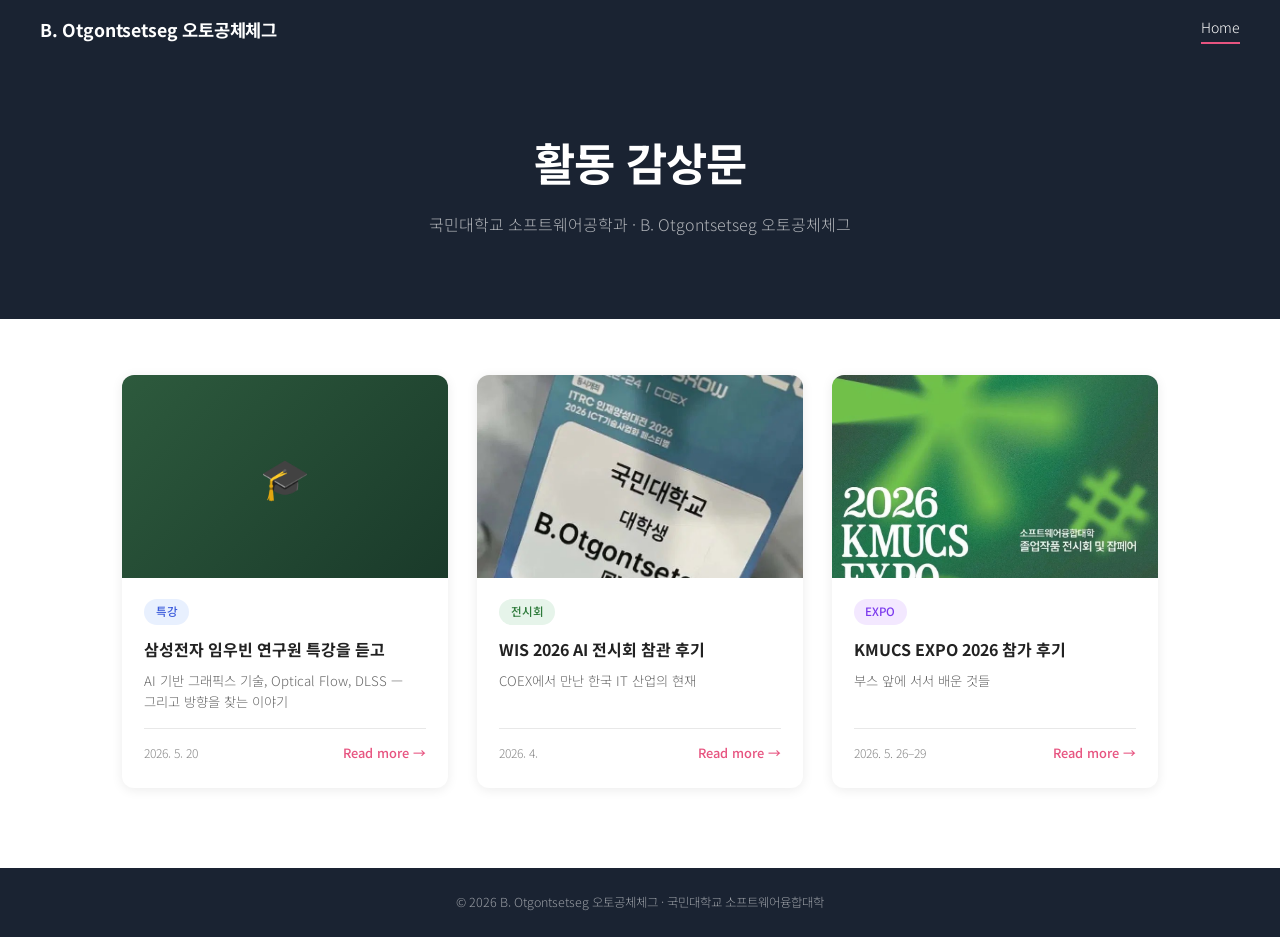
<file: index.html>
<!DOCTYPE html>
<html lang="ko">
<head>
<meta charset="UTF-8">
<meta name="viewport" content="width=device-width, initial-scale=1.0">
<title>B. Otgontsetseg 오토공체체그</title>
<link href="https://fonts.googleapis.com/css2?family=Noto+Sans+KR:wght@300;400;500;700&family=Source+Serif+4:wght@600&display=swap" rel="stylesheet">
<style>
* { margin: 0; padding: 0; box-sizing: border-box; }
:root {
  --navy: #1a2332;
  --pink: #e75480;
  --text: #222;
  --muted: #888;
  --border: #e8e8e8;
  --bg: #f5f5f5;
}
body {
  font-family: 'Noto Sans KR', sans-serif;
  font-weight: 300;
  background: #fff;
  color: var(--text);
  line-height: 1.7;
}

/* ── NAV ── */
nav {
  background: var(--navy);
  display: flex;
  align-items: center;
  justify-content: space-between;
  padding: 0 2.5rem;
  height: 60px;
  position: sticky;
  top: 0;
  z-index: 100;
}
.nav-logo {
  color: #fff;
  font-size: 1.1rem;
  font-weight: 700;
  text-decoration: none;
  letter-spacing: -0.01em;
}
.nav-links { display: flex; gap: 2rem; }
.nav-links a {
  color: rgba(255,255,255,0.75);
  text-decoration: none;
  font-size: 0.88rem;
  padding-bottom: 3px;
  transition: color 0.15s;
}
.nav-links a.active {
  color: #fff;
  border-bottom: 2px solid var(--pink);
}
.nav-links a:hover { color: #fff; }

/* ── HERO ── */
.hero {
  background: var(--navy);
  color: #fff;
  text-align: center;
  padding: 4rem 2rem 5rem;
}
.hero h1 {
  font-size: clamp(1.8rem, 4vw, 2.8rem);
  font-weight: 700;
  margin-bottom: 0.7rem;
  letter-spacing: -0.02em;
}
.hero p {
  font-size: 1rem;
  color: rgba(255,255,255,0.65);
  font-weight: 300;
}

/* ── CARDS SECTION ── */
.cards-section {
  max-width: 1100px;
  margin: 0 auto;
  padding: 3.5rem 2rem 5rem;
}
.cards-grid {
  display: grid;
  grid-template-columns: repeat(3, 1fr);
  gap: 1.8rem;
}

/* ── CARD ── */
.card {
  background: #fff;
  border-radius: 12px;
  box-shadow: 0 2px 12px rgba(0,0,0,0.08);
  overflow: hidden;
  display: flex;
  flex-direction: column;
  transition: transform 0.2s, box-shadow 0.2s;
  text-decoration: none;
  color: inherit;
}
.card:hover {
  transform: translateY(-4px);
  box-shadow: 0 8px 24px rgba(0,0,0,0.13);
}
.card-thumb {
  width: 100%;
  aspect-ratio: 16/10;
  object-fit: cover;
  display: block;
  background: #e0e0e0;
}
.card-thumb-placeholder {
  width: 100%;
  aspect-ratio: 16/10;
  background: linear-gradient(135deg, #2d5a3d 0%, #1a3a2a 100%);
  display: flex;
  align-items: center;
  justify-content: center;
  font-size: 2.5rem;
}
.card-body { padding: 1.3rem 1.4rem 1.5rem; flex: 1; display: flex; flex-direction: column; }
.card-tag {
  display: inline-block;
  font-size: 0.72rem;
  font-weight: 500;
  padding: 0.2rem 0.7rem;
  border-radius: 20px;
  margin-bottom: 0.8rem;
  width: fit-content;
}
.tag-blue { background: #e8f0fe; color: #3b5bdb; }
.tag-green { background: #e6f4ea; color: #2d7a3a; }
.tag-purple { background: #f3e8ff; color: #7c3aed; }
.card-title {
  font-size: 1rem;
  font-weight: 700;
  line-height: 1.4;
  margin-bottom: 0.6rem;
  color: var(--text);
}
.card-desc {
  font-size: 0.83rem;
  color: #666;
  line-height: 1.6;
  flex: 1;
  margin-bottom: 1rem;
  word-break: keep-all;
}
.card-footer {
  display: flex;
  justify-content: space-between;
  align-items: center;
  font-size: 0.75rem;
  color: var(--muted);
  border-top: 1px solid var(--border);
  padding-top: 0.8rem;
}
.card-read-more {
  color: var(--pink);
  font-weight: 500;
  font-size: 0.8rem;
}

/* ── FOOTER ── */
footer {
  background: var(--navy);
  color: rgba(255,255,255,0.55);
  text-align: center;
  padding: 1.5rem;
  font-size: 0.78rem;
}

/* ── RESPONSIVE ── */
@media (max-width: 700px) {
  .cards-grid { grid-template-columns: 1fr; }
}
@media (max-width: 900px) and (min-width: 701px) {
  .cards-grid { grid-template-columns: repeat(2, 1fr); }
}
</style>
</head>
<body>

<nav>
  <a href="index.html" class="nav-logo">B. Otgontsetseg 오토공체체그</a>
  <div class="nav-links">
    <a href="index.html" class="active">Home</a>
  </div>
</nav>

<div class="hero">
  <h1>활동 감상문</h1>
  <p>국민대학교 소프트웨어공학과 · B. Otgontsetseg 오토공체체그</p>
</div>

<section class="cards-section">
  <div class="cards-grid">

    <!-- 카드 1: 특강 -->
    <a href="lecture.html" class="card">
      <div class="card-thumb-placeholder">🎓</div>
      <div class="card-body">
        <span class="card-tag tag-blue">특강</span>
        <h2 class="card-title">삼성전자 임우빈 연구원 특강을 듣고</h2>
        <p class="card-desc">AI 기반 그래픽스 기술, Optical Flow, DLSS — 그리고 방향을 찾는 이야기</p>
        <div class="card-footer">
          <span>2026. 5. 20</span>
          <span class="card-read-more">Read more →</span>
        </div>
      </div>
    </a>

    <!-- 카드 2: WIS -->
    <a href="wis.html" class="card">
      <img class="card-thumb" src="images/1780487759524_image.png" alt="WIS 2026">
      <div class="card-body">
        <span class="card-tag tag-green">전시회</span>
        <h2 class="card-title">WIS 2026 AI 전시회 참관 후기</h2>
        <p class="card-desc">COEX에서 만난 한국 IT 산업의 현재</p>
        <div class="card-footer">
          <span>2026. 4.</span>
          <span class="card-read-more">Read more →</span>
        </div>
      </div>
    </a>

    <!-- 카드 3: EXPO -->
    <a href="expo.html" class="card">
      <img class="card-thumb" src="images/1780487768070_image.png" alt="KMUCS EXPO 2026">
      <div class="card-body">
        <span class="card-tag tag-purple">EXPO</span>
        <h2 class="card-title">KMUCS EXPO 2026 참가 후기</h2>
        <p class="card-desc">부스 앞에 서서 배운 것들</p>
        <div class="card-footer">
          <span>2026. 5. 26–29</span>
          <span class="card-read-more">Read more →</span>
        </div>
      </div>
    </a>

  </div>
</section>

<footer>
  © 2026 B. Otgontsetseg 오토공체체그 · 국민대학교 소프트웨어융합대학
</footer>

</body>
</html>
</file>
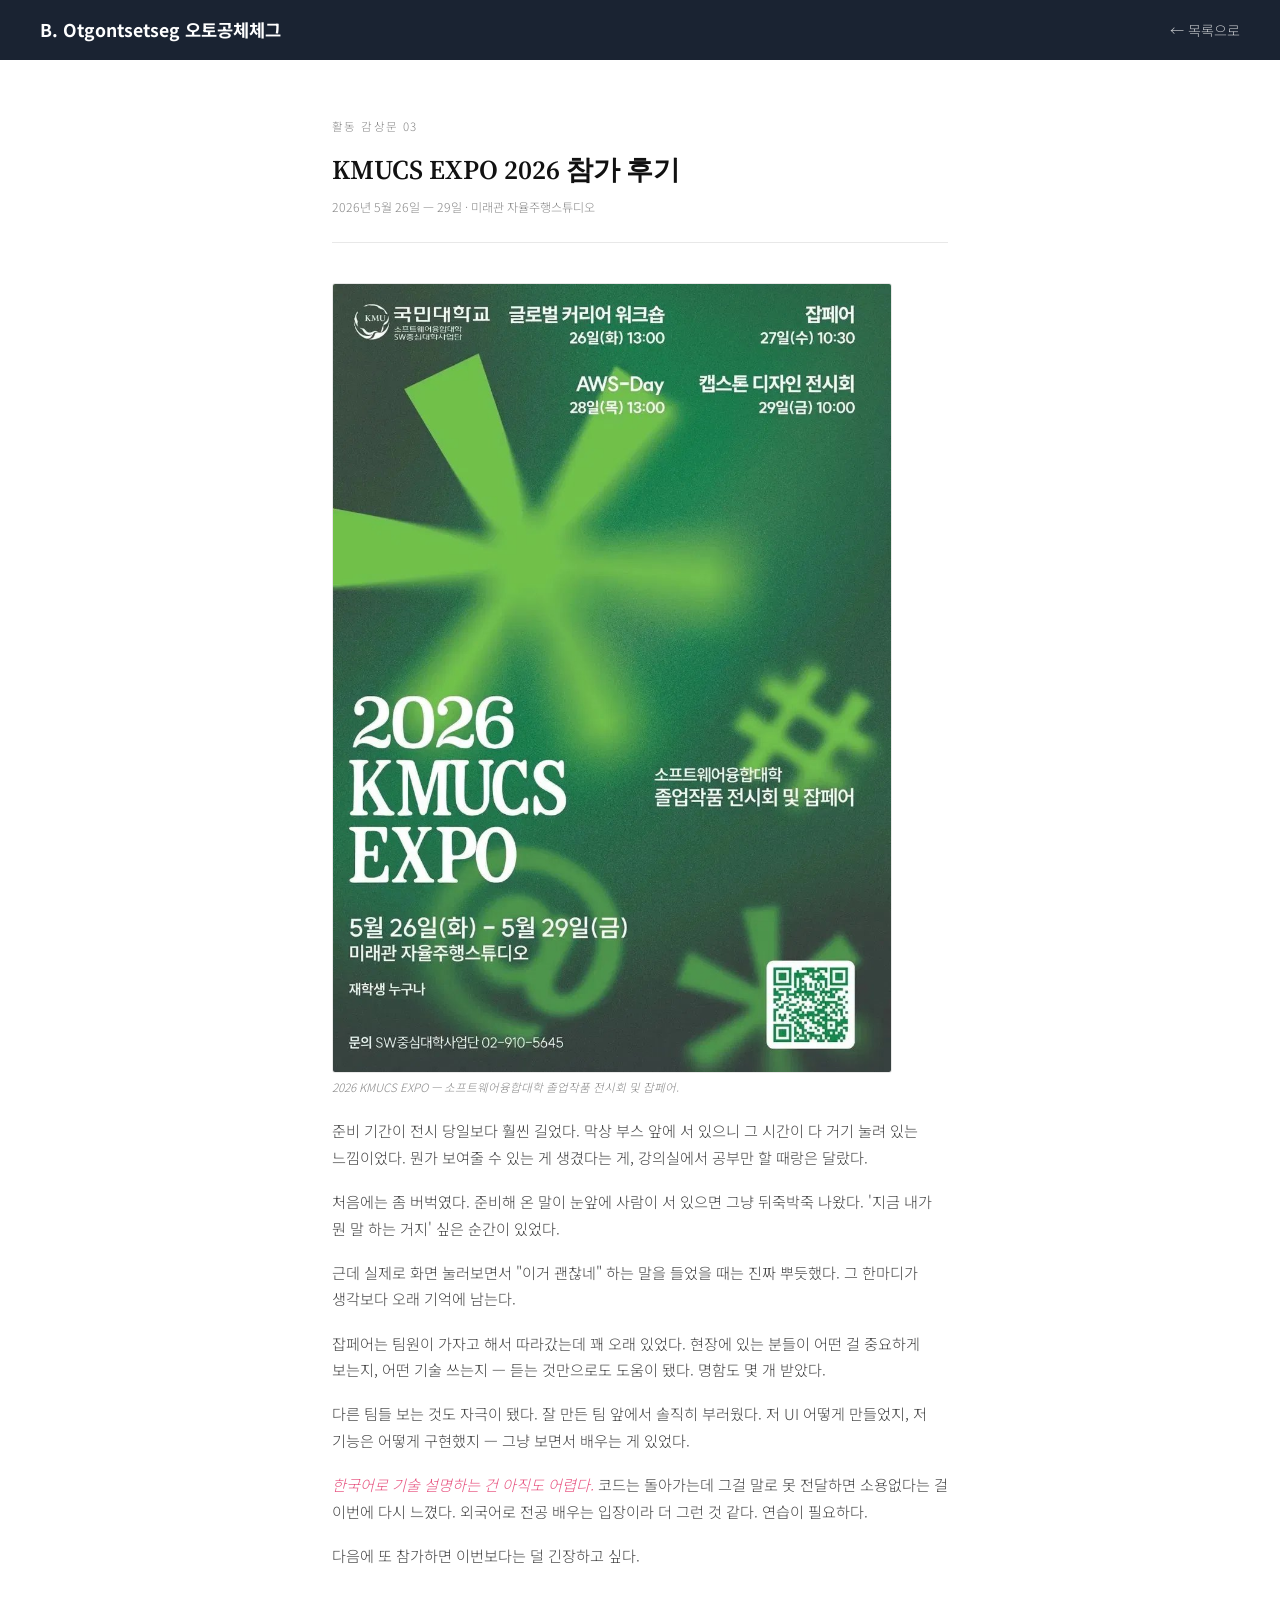
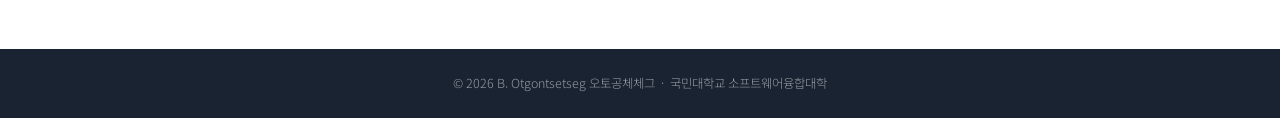
<file: expo.html>
<!DOCTYPE html>
<html lang="ko">
<head>
<meta charset="UTF-8">
<meta name="viewport" content="width=device-width, initial-scale=1.0">
<title>KMUCS EXPO 2026 후기 — B. Otgontsetseg 오토공체체그</title>
<link href="https://fonts.googleapis.com/css2?family=Noto+Sans+KR:wght@300;400;500&family=Source+Serif+4:ital,wght@0,300;0,400;0,600;1,400&display=swap" rel="stylesheet">
<style>
* { margin: 0; padding: 0; box-sizing: border-box; }
:root {
  --pink: #e75480;
  --text: #333;
  --muted: #888;
  --border: #e8e8e8;
}
body {
  font-family: 'Noto Sans KR', sans-serif;
  font-weight: 300;
  font-size: 15px;
  color: var(--text);
  background: #fff;
  line-height: 1.75;
}
.topnav {
  background: #1a2332;
  display: flex;
  align-items: center;
  justify-content: space-between;
  padding: 0 2.5rem;
  height: 60px;
  position: sticky;
  top: 0;
  z-index: 100;
}
.topnav a { text-decoration: none; }
.topnav .logo { color: #fff; font-size: 1.1rem; font-weight: 700; }
.topnav .back { color: rgba(255,255,255,0.75); font-size: 0.88rem; }
.topnav .back:hover { color: #fff; }
.article {
  max-width: 680px;
  margin: 0 auto;
  padding: 3.5rem 2rem 5rem;
}
.section-label {
  font-size: 0.72rem;
  letter-spacing: 0.12em;
  text-transform: uppercase;
  color: var(--muted);
  margin-bottom: 1rem;
}
h1 {
  font-family: 'Source Serif 4', serif;
  font-size: 1.7rem;
  font-weight: 600;
  line-height: 1.35;
  margin-bottom: 0.5rem;
  color: #111;
}
.post-meta {
  font-size: 0.76rem;
  color: var(--muted);
  margin-bottom: 2.5rem;
  padding-bottom: 1.5rem;
  border-bottom: 1px solid var(--border);
}
.entry-body p {
  font-size: 0.95rem;
  margin-bottom: 1.1rem;
  word-break: keep-all;
  color: #444;
}
.entry-body p:last-child { margin-bottom: 0; }
.entry-body .highlight { color: var(--pink); font-style: italic; }
.entry-body::after { content: ''; display: table; clear: both; }
.entry-photo { float: right; margin: 0 0 1rem 1.5rem; width: 190px; }
.entry-photo.full { float: none; width: 100%; max-width: 560px; margin: 0 0 1.4rem 0; }
.entry-photo img { width: 100%; display: block; border: 1px solid var(--border); border-radius: 3px; }
.entry-photo figcaption { font-size: 0.72rem; color: var(--muted); margin-top: 0.35rem; font-style: italic; line-height: 1.4; }
footer {
  background: #1a2332;
  color: rgba(255,255,255,0.55);
  text-align: center;
  padding: 1.5rem;
  font-size: 0.78rem;
}
@media (max-width: 600px) {
  .article { padding: 2rem 1.2rem 4rem; }
  h1 { font-size: 1.35rem; }
  .entry-photo { float: none; width: 100%; margin: 0 0 1rem 0; }
}
</style>
</head>
<body>
<nav class="topnav">
  <a href="index.html" class="logo">B. Otgontsetseg 오토공체체그</a>
  <a href="index.html" class="back">← 목록으로</a>
</nav>
<article class="article">
  <p class="section-label">활동 감상문 03</p>
  <h1>KMUCS EXPO 2026 참가 후기</h1>
  <p class="post-meta">2026년 5월 26일 — 29일 · 미래관 자율주행스튜디오</p>
  <div class="entry-body">
    <figure class="entry-photo full">
      <img src="images/1780487768070_image.png" alt="KMUCS EXPO 2026 포스터">
      <figcaption>2026 KMUCS EXPO — 소프트웨어융합대학 졸업작품 전시회 및 잡페어.</figcaption>
    </figure>

    <p>준비 기간이 전시 당일보다 훨씬 길었다. 막상 부스 앞에 서 있으니 그 시간이 다 거기 눌려 있는 느낌이었다. 뭔가 보여줄 수 있는 게 생겼다는 게, 강의실에서 공부만 할 때랑은 달랐다.</p>

    <p>처음에는 좀 버벅였다. 준비해 온 말이 눈앞에 사람이 서 있으면 그냥 뒤죽박죽 나왔다. '지금 내가 뭔 말 하는 거지' 싶은 순간이 있었다.</p>

    <p>근데 실제로 화면 눌러보면서 "이거 괜찮네" 하는 말을 들었을 때는 진짜 뿌듯했다. 그 한마디가 생각보다 오래 기억에 남는다.</p>

    <p>잡페어는 팀원이 가자고 해서 따라갔는데 꽤 오래 있었다. 현장에 있는 분들이 어떤 걸 중요하게 보는지, 어떤 기술 쓰는지 — 듣는 것만으로도 도움이 됐다. 명함도 몇 개 받았다.</p>

    <p>다른 팀들 보는 것도 자극이 됐다. 잘 만든 팀 앞에서 솔직히 부러웠다. 저 UI 어떻게 만들었지, 저 기능은 어떻게 구현했지 — 그냥 보면서 배우는 게 있었다.</p>

    <p><span class="highlight">한국어로 기술 설명하는 건 아직도 어렵다.</span> 코드는 돌아가는데 그걸 말로 못 전달하면 소용없다는 걸 이번에 다시 느꼈다. 외국어로 전공 배우는 입장이라 더 그런 것 같다. 연습이 필요하다.</p>

    <p>다음에 또 참가하면 이번보다는 덜 긴장하고 싶다.</p>
  </div>
</article>
<footer>© 2026 B. Otgontsetseg 오토공체체그 &nbsp;·&nbsp; 국민대학교 소프트웨어융합대학</footer>
</body>
</html>
</file>
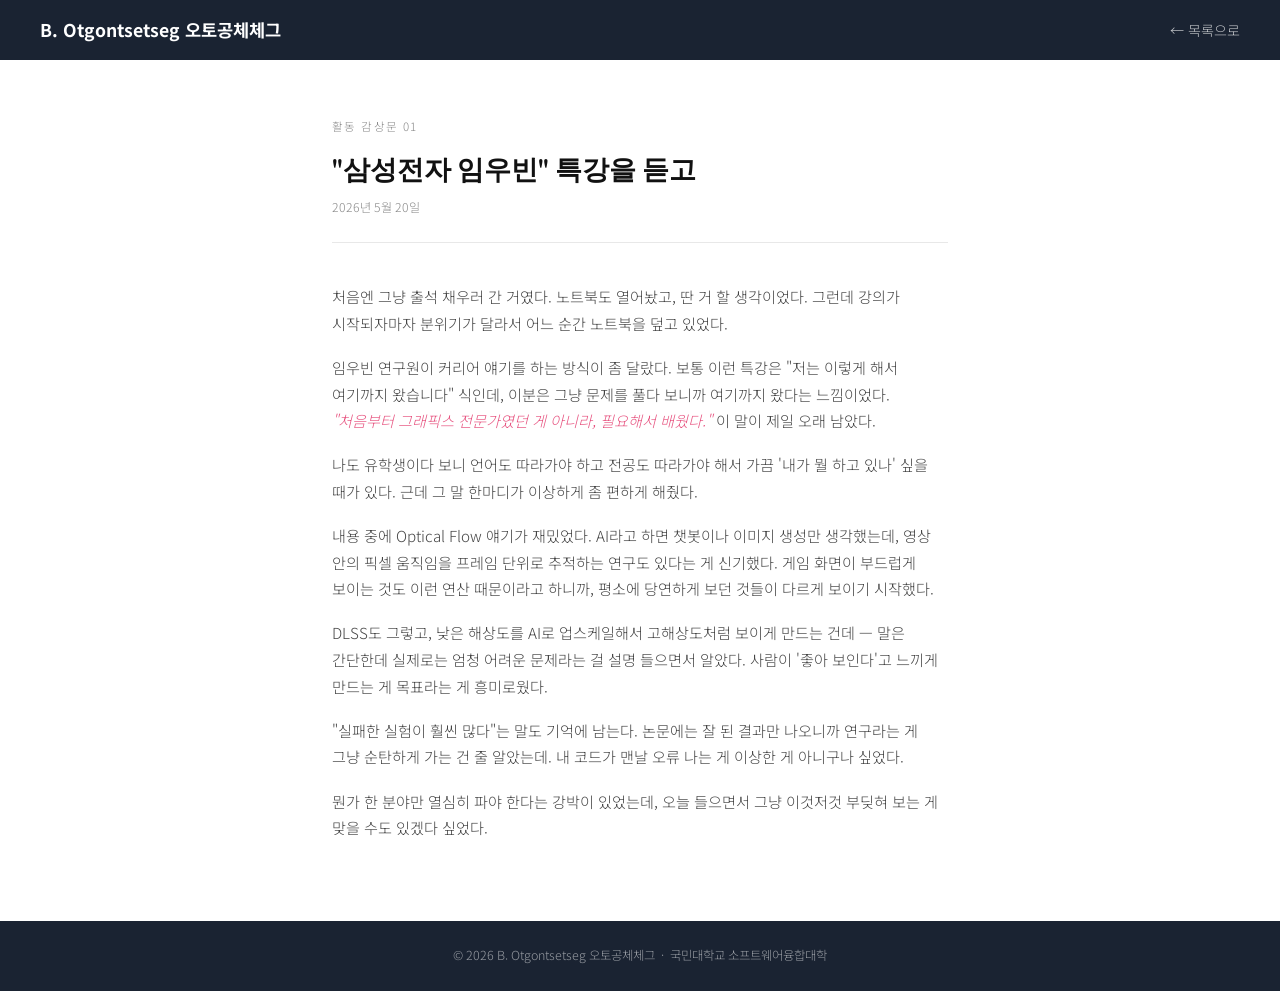
<file: lecture.html>
<!DOCTYPE html>
<html lang="ko">
<head>
<meta charset="UTF-8">
<meta name="viewport" content="width=device-width, initial-scale=1.0">
<title>삼성전자 특강 감상문 — B. Otgontsetseg 오토공체체그</title>
<link href="https://fonts.googleapis.com/css2?family=Noto+Sans+KR:wght@300;400;500&family=Source+Serif+4:ital,wght@0,300;0,400;0,600;1,400&display=swap" rel="stylesheet">
<style>
* { margin: 0; padding: 0; box-sizing: border-box; }
:root {
  --pink: #e75480;
  --text: #333;
  --muted: #888;
  --border: #e8e8e8;
}
body {
  font-family: 'Noto Sans KR', sans-serif;
  font-weight: 300;
  font-size: 15px;
  color: var(--text);
  background: #fff;
  line-height: 1.75;
}
.topnav {
  background: #1a2332;
  display: flex;
  align-items: center;
  justify-content: space-between;
  padding: 0 2.5rem;
  height: 60px;
  position: sticky;
  top: 0;
  z-index: 100;
}
.topnav a { text-decoration: none; }
.topnav .logo { color: #fff; font-size: 1.1rem; font-weight: 700; }
.topnav .back { color: rgba(255,255,255,0.75); font-size: 0.88rem; }
.topnav .back:hover { color: #fff; }
.article {
  max-width: 680px;
  margin: 0 auto;
  padding: 3.5rem 2rem 5rem;
}
.section-label {
  font-size: 0.72rem;
  letter-spacing: 0.12em;
  text-transform: uppercase;
  color: var(--muted);
  margin-bottom: 1rem;
}
h1 {
  font-family: 'Source Serif 4', serif;
  font-size: 1.7rem;
  font-weight: 600;
  line-height: 1.35;
  margin-bottom: 0.5rem;
  color: #111;
}
.post-meta {
  font-size: 0.76rem;
  color: var(--muted);
  margin-bottom: 2.5rem;
  padding-bottom: 1.5rem;
  border-bottom: 1px solid var(--border);
}
.entry-body p {
  font-size: 0.95rem;
  margin-bottom: 1.1rem;
  word-break: keep-all;
  color: #444;
}
.entry-body p:last-child { margin-bottom: 0; }
.entry-body .highlight { color: var(--pink); font-style: italic; }
.entry-body::after { content: ''; display: table; clear: both; }
.entry-photo { float: right; margin: 0 0 1rem 1.5rem; width: 190px; }
.entry-photo.full { float: none; width: 100%; max-width: 460px; margin: 0 0 1.4rem 0; }
.entry-photo img { width: 100%; display: block; border: 1px solid var(--border); border-radius: 3px; }
.entry-photo figcaption { font-size: 0.72rem; color: var(--muted); margin-top: 0.35rem; font-style: italic; line-height: 1.4; }
footer {
  background: #1a2332;
  color: rgba(255,255,255,0.55);
  text-align: center;
  padding: 1.5rem;
  font-size: 0.78rem;
}
@media (max-width: 600px) {
  .article { padding: 2rem 1.2rem 4rem; }
  h1 { font-size: 1.35rem; }
  .entry-photo { float: none; width: 100%; margin: 0 0 1rem 0; }
}
</style>
</head>
<body>
<nav class="topnav">
  <a href="index.html" class="logo">B. Otgontsetseg 오토공체체그</a>
  <a href="index.html" class="back">← 목록으로</a>
</nav>
<article class="article">
  <p class="section-label">활동 감상문 01</p>
  <h1>"삼성전자 임우빈" 특강을 듣고</h1>
  <p class="post-meta">2026년 5월 20일</p>
  <div class="entry-body">
    <p>처음엔 그냥 출석 채우러 간 거였다. 노트북도 열어놨고, 딴 거 할 생각이었다. 그런데 강의가 시작되자마자 분위기가 달라서 어느 순간 노트북을 덮고 있었다.</p>

    <p>임우빈 연구원이 커리어 얘기를 하는 방식이 좀 달랐다. 보통 이런 특강은 "저는 이렇게 해서 여기까지 왔습니다" 식인데, 이분은 그냥 문제를 풀다 보니까 여기까지 왔다는 느낌이었다. <span class="highlight">"처음부터 그래픽스 전문가였던 게 아니라, 필요해서 배웠다."</span> 이 말이 제일 오래 남았다.</p>

    <p>나도 유학생이다 보니 언어도 따라가야 하고 전공도 따라가야 해서 가끔 '내가 뭘 하고 있나' 싶을 때가 있다. 근데 그 말 한마디가 이상하게 좀 편하게 해줬다.</p>

    <p>내용 중에 Optical Flow 얘기가 재밌었다. AI라고 하면 챗봇이나 이미지 생성만 생각했는데, 영상 안의 픽셀 움직임을 프레임 단위로 추적하는 연구도 있다는 게 신기했다. 게임 화면이 부드럽게 보이는 것도 이런 연산 때문이라고 하니까, 평소에 당연하게 보던 것들이 다르게 보이기 시작했다.</p>

    <p>DLSS도 그렇고, 낮은 해상도를 AI로 업스케일해서 고해상도처럼 보이게 만드는 건데 — 말은 간단한데 실제로는 엄청 어려운 문제라는 걸 설명 들으면서 알았다. 사람이 '좋아 보인다'고 느끼게 만드는 게 목표라는 게 흥미로웠다.</p>

    <p>"실패한 실험이 훨씬 많다"는 말도 기억에 남는다. 논문에는 잘 된 결과만 나오니까 연구라는 게 그냥 순탄하게 가는 건 줄 알았는데. 내 코드가 맨날 오류 나는 게 이상한 게 아니구나 싶었다.</p>

    <p>뭔가 한 분야만 열심히 파야 한다는 강박이 있었는데, 오늘 들으면서 그냥 이것저것 부딪혀 보는 게 맞을 수도 있겠다 싶었다.</p>
  </div>
</article>
<footer>© 2026 B. Otgontsetseg 오토공체체그 &nbsp;·&nbsp; 국민대학교 소프트웨어융합대학</footer>
</body>
</html>
</file>
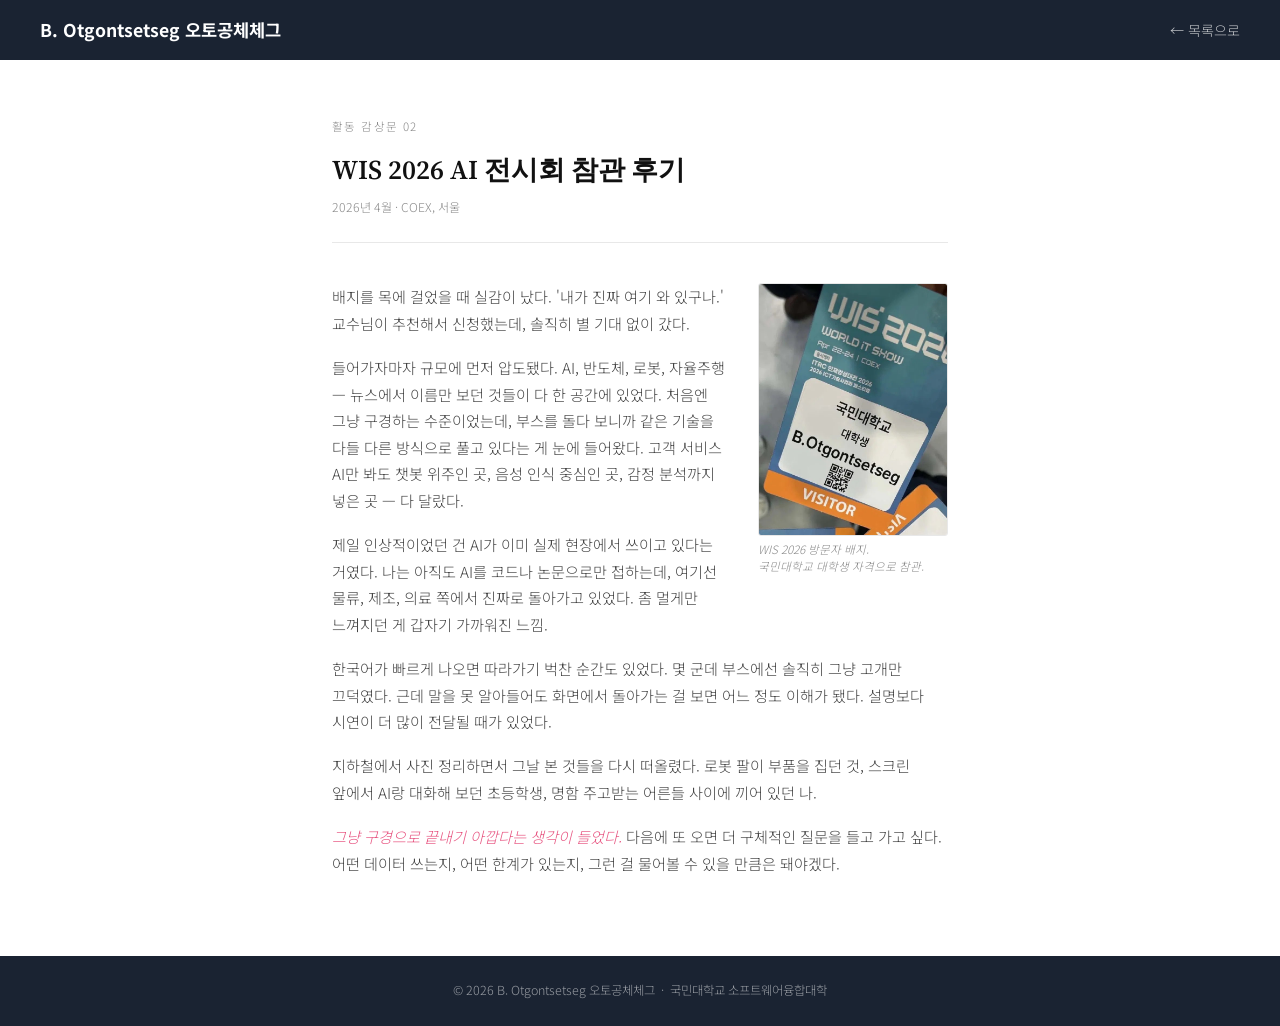
<file: wis.html>
<!DOCTYPE html>
<html lang="ko">
<head>
<meta charset="UTF-8">
<meta name="viewport" content="width=device-width, initial-scale=1.0">
<title>WIS 2026 후기 — B. Otgontsetseg 오토공체체그</title>
<link href="https://fonts.googleapis.com/css2?family=Noto+Sans+KR:wght@300;400;500&family=Source+Serif+4:ital,wght@0,300;0,400;0,600;1,400&display=swap" rel="stylesheet">
<style>
* { margin: 0; padding: 0; box-sizing: border-box; }
:root {
  --pink: #e75480;
  --text: #333;
  --muted: #888;
  --border: #e8e8e8;
}
body {
  font-family: 'Noto Sans KR', sans-serif;
  font-weight: 300;
  font-size: 15px;
  color: var(--text);
  background: #fff;
  line-height: 1.75;
}
.topnav {
  background: #1a2332;
  display: flex;
  align-items: center;
  justify-content: space-between;
  padding: 0 2.5rem;
  height: 60px;
  position: sticky;
  top: 0;
  z-index: 100;
}
.topnav a { text-decoration: none; }
.topnav .logo { color: #fff; font-size: 1.1rem; font-weight: 700; }
.topnav .back { color: rgba(255,255,255,0.75); font-size: 0.88rem; }
.topnav .back:hover { color: #fff; }
.article {
  max-width: 680px;
  margin: 0 auto;
  padding: 3.5rem 2rem 5rem;
}
.section-label {
  font-size: 0.72rem;
  letter-spacing: 0.12em;
  text-transform: uppercase;
  color: var(--muted);
  margin-bottom: 1rem;
}
h1 {
  font-family: 'Source Serif 4', serif;
  font-size: 1.7rem;
  font-weight: 600;
  line-height: 1.35;
  margin-bottom: 0.5rem;
  color: #111;
}
.post-meta {
  font-size: 0.76rem;
  color: var(--muted);
  margin-bottom: 2.5rem;
  padding-bottom: 1.5rem;
  border-bottom: 1px solid var(--border);
}
.entry-body p {
  font-size: 0.95rem;
  margin-bottom: 1.1rem;
  word-break: keep-all;
  color: #444;
}
.entry-body p:last-child { margin-bottom: 0; }
.entry-body .highlight { color: var(--pink); font-style: italic; }
.entry-body::after { content: ''; display: table; clear: both; }
.entry-photo { float: right; margin: 0 0 1rem 1.5rem; width: 190px; }
.entry-photo.full { float: none; width: 100%; max-width: 460px; margin: 0 0 1.4rem 0; }
.entry-photo img { width: 100%; display: block; border: 1px solid var(--border); border-radius: 3px; }
.entry-photo figcaption { font-size: 0.72rem; color: var(--muted); margin-top: 0.35rem; font-style: italic; line-height: 1.4; }
footer {
  background: #1a2332;
  color: rgba(255,255,255,0.55);
  text-align: center;
  padding: 1.5rem;
  font-size: 0.78rem;
}
@media (max-width: 600px) {
  .article { padding: 2rem 1.2rem 4rem; }
  h1 { font-size: 1.35rem; }
  .entry-photo { float: none; width: 100%; margin: 0 0 1rem 0; }
}
</style>
</head>
<body>
<nav class="topnav">
  <a href="index.html" class="logo">B. Otgontsetseg 오토공체체그</a>
  <a href="index.html" class="back">← 목록으로</a>
</nav>
<article class="article">
  <p class="section-label">활동 감상문 02</p>
  <h1>WIS 2026 AI 전시회 참관 후기</h1>
  <p class="post-meta">2026년 4월 · COEX, 서울</p>
  <div class="entry-body">
    <figure class="entry-photo">
      <img src="images/1780487759524_image.png" alt="WIS 2026 VISITOR 배지">
      <figcaption>WIS 2026 방문자 배지.<br>국민대학교 대학생 자격으로 참관.</figcaption>
    </figure>

    <p>배지를 목에 걸었을 때 실감이 났다. '내가 진짜 여기 와 있구나.' 교수님이 추천해서 신청했는데, 솔직히 별 기대 없이 갔다.</p>

    <p>들어가자마자 규모에 먼저 압도됐다. AI, 반도체, 로봇, 자율주행 — 뉴스에서 이름만 보던 것들이 다 한 공간에 있었다. 처음엔 그냥 구경하는 수준이었는데, 부스를 돌다 보니까 같은 기술을 다들 다른 방식으로 풀고 있다는 게 눈에 들어왔다. 고객 서비스 AI만 봐도 챗봇 위주인 곳, 음성 인식 중심인 곳, 감정 분석까지 넣은 곳 — 다 달랐다.</p>

    <p>제일 인상적이었던 건 AI가 이미 실제 현장에서 쓰이고 있다는 거였다. 나는 아직도 AI를 코드나 논문으로만 접하는데, 여기선 물류, 제조, 의료 쪽에서 진짜로 돌아가고 있었다. 좀 멀게만 느껴지던 게 갑자기 가까워진 느낌.</p>

    <p>한국어가 빠르게 나오면 따라가기 벅찬 순간도 있었다. 몇 군데 부스에선 솔직히 그냥 고개만 끄덕였다. 근데 말을 못 알아들어도 화면에서 돌아가는 걸 보면 어느 정도 이해가 됐다. 설명보다 시연이 더 많이 전달될 때가 있었다.</p>

    <p>지하철에서 사진 정리하면서 그날 본 것들을 다시 떠올렸다. 로봇 팔이 부품을 집던 것, 스크린 앞에서 AI랑 대화해 보던 초등학생, 명함 주고받는 어른들 사이에 끼어 있던 나.</p>

    <p><span class="highlight">그냥 구경으로 끝내기 아깝다는 생각이 들었다.</span> 다음에 또 오면 더 구체적인 질문을 들고 가고 싶다. 어떤 데이터 쓰는지, 어떤 한계가 있는지, 그런 걸 물어볼 수 있을 만큼은 돼야겠다.</p>
  </div>
</article>
<footer>© 2026 B. Otgontsetseg 오토공체체그 &nbsp;·&nbsp; 국민대학교 소프트웨어융합대학</footer>
</body>
</html>
</file>
